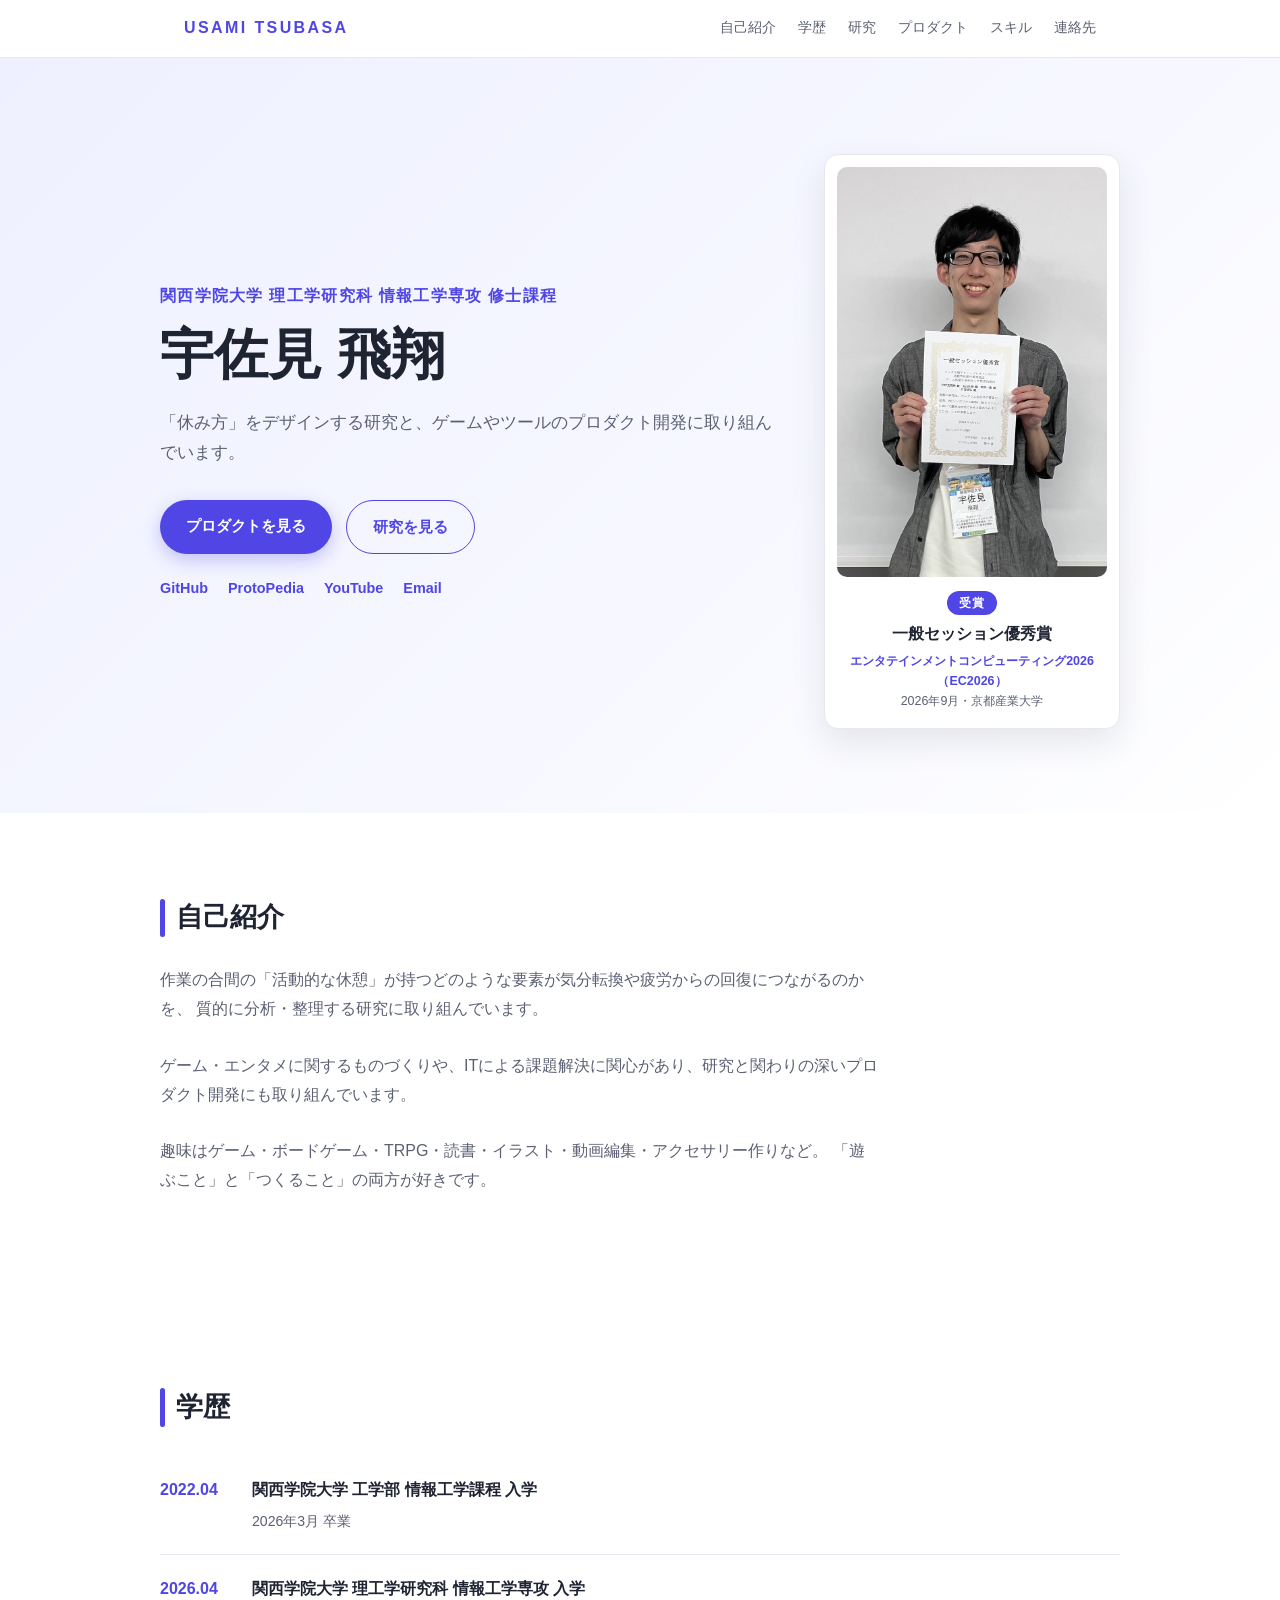
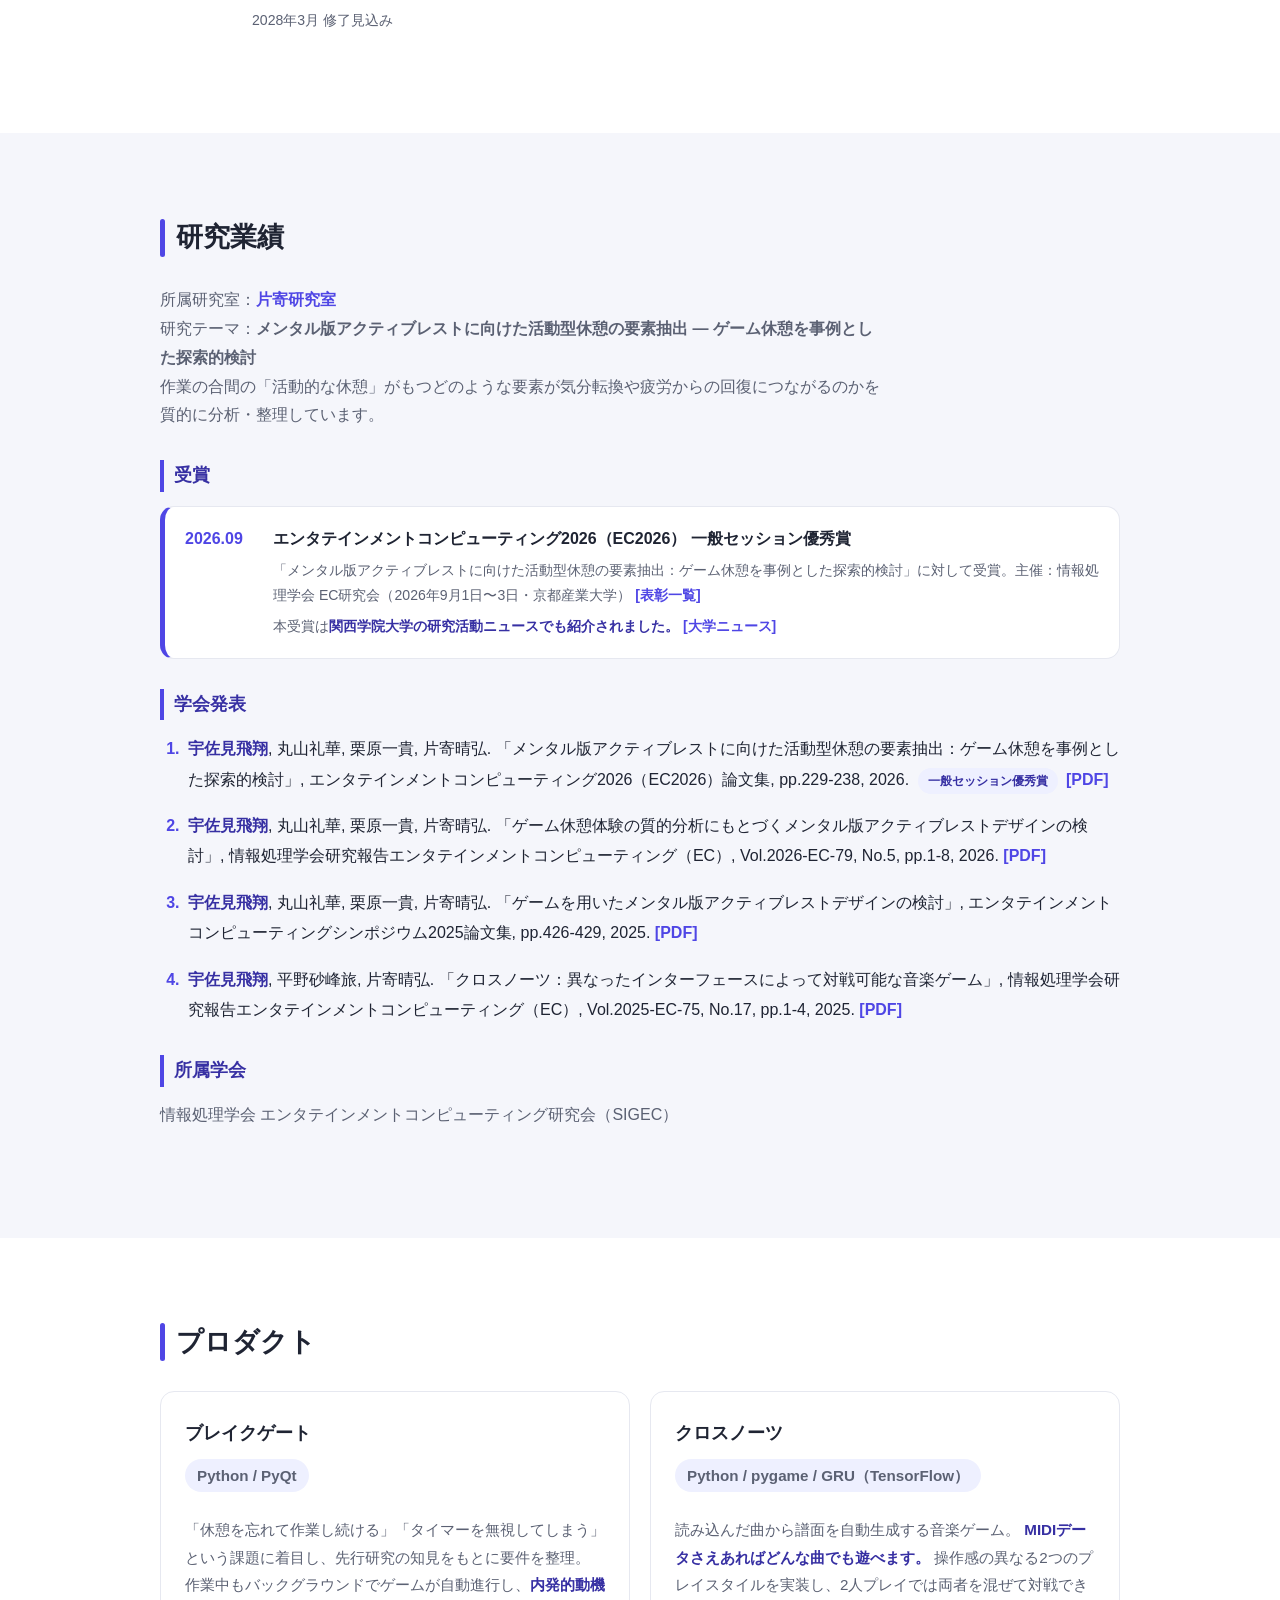
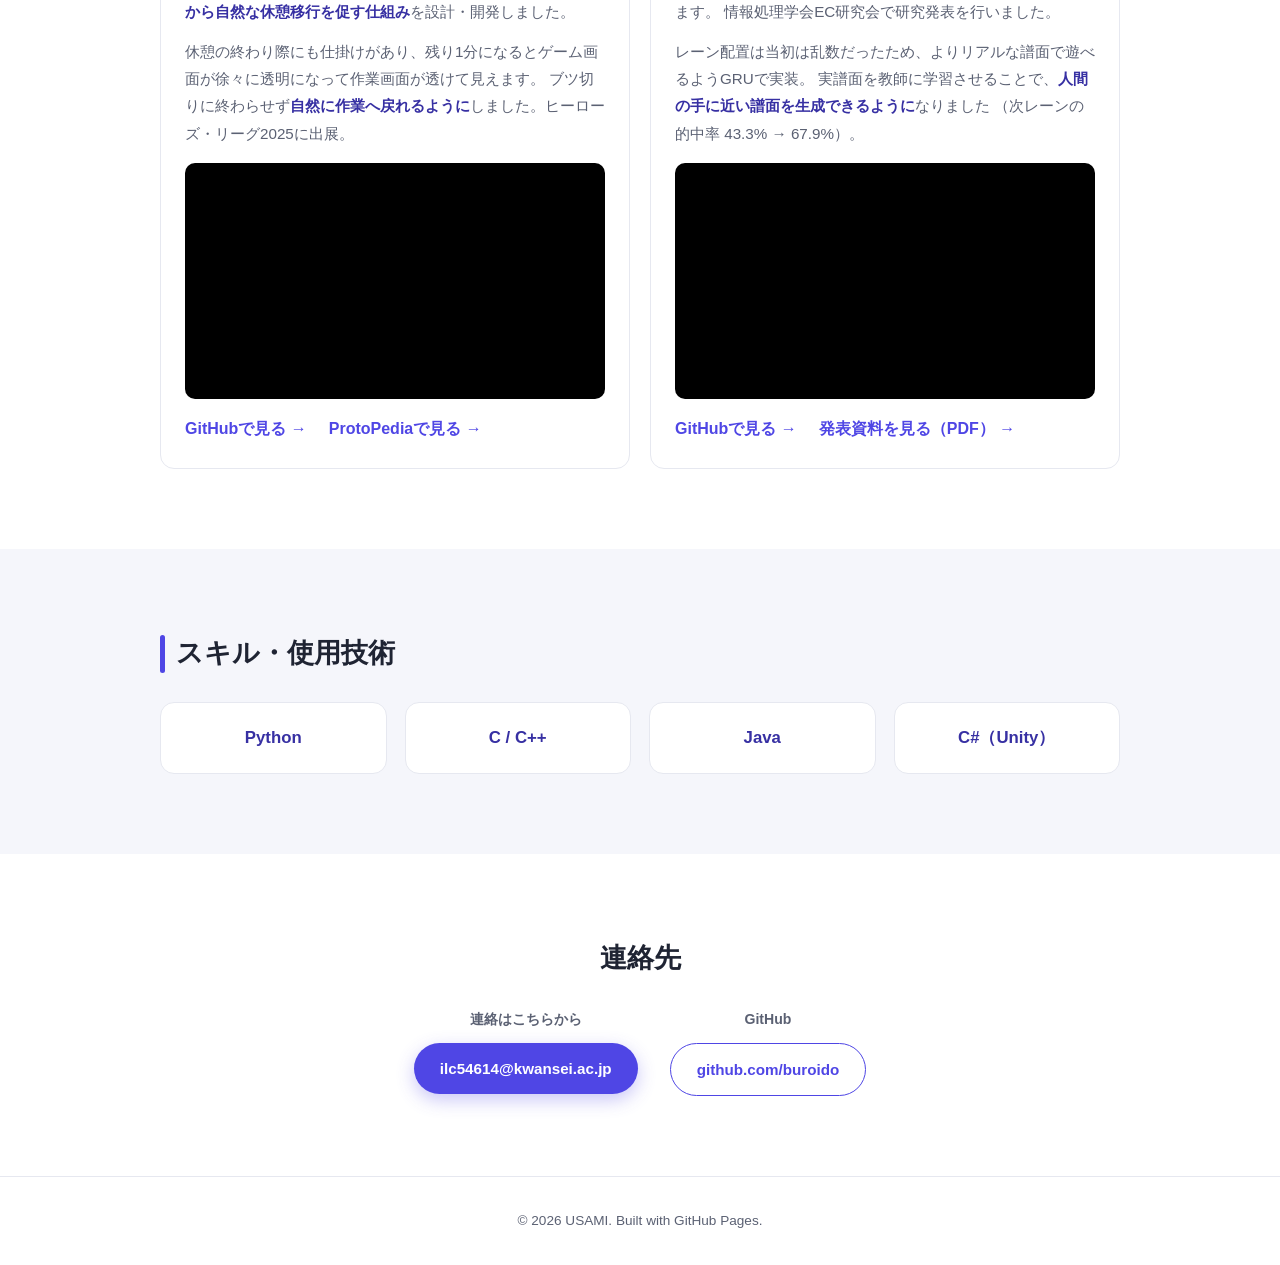
<file: index.html>
<!doctype html>
<html lang="ja">
  <head>
    <meta charset="UTF-8" />
    <meta name="viewport" content="width=device-width, initial-scale=1.0" />
    <title>USAMI TSUBASA</title>
    <meta
      name="description"
      content="情報系大学院生のポートフォリオ。研究（活動的な休憩の効果要因分析）・プロダクト開発・スキルを紹介します。"
    />
    <link rel="stylesheet" href="style.css" />
  </head>
  <body>
    <!-- ===== ナビ ===== -->
    <header class="nav">
      <div class="nav__inner">
        <a href="#top" class="nav__logo">USAMI TSUBASA</a>
        <nav class="nav__links">
          <a href="#about">自己紹介</a>
          <a href="#education">学歴</a>
          <a href="#research">研究</a>
          <a href="#products">プロダクト</a>
          <a href="#skills">スキル</a>
          <a href="#contact">連絡先</a>
        </nav>
      </div>
    </header>

    <!-- ===== ヒーロー ===== -->
    <section id="top" class="hero">
      <div class="hero__inner">
        <div class="hero__main">
          <p class="hero__eyebrow">
            関西学院大学 理工学研究科 情報工学専攻 修士課程
          </p>
          <h1 class="hero__title">宇佐見 飛翔</h1>
          <p class="hero__lead">
            「休み方」をデザインする研究と、ゲームやツールのプロダクト開発に取り組んでいます。<br />
          </p>
          <div class="hero__cta">
            <a class="btn btn--primary" href="#products">プロダクトを見る</a>
            <a class="btn btn--ghost" href="#research">研究を見る</a>
          </div>
          <div class="hero__links">
            <a href="https://github.com/buroido" target="_blank" rel="noopener"
              >GitHub</a
            >
            <a
              href="https://protopedia.net/prototype/7729"
              target="_blank"
              rel="noopener"
              >ProtoPedia</a
            >
            <a
              href="https://www.youtube.com/@%E5%AE%87%E4%BD%90%E8%A6%8B%E3%81%A4%E3%81%B0%E3%81%95"
              target="_blank"
              rel="noopener"
              >YouTube</a
            >
            <a href="mailto:ilc54614@kwansei.ac.jp">Email</a>
          </div>
  </div>

        <figure class="hero__award">
          <img
            src="award-ec2026.jpg"
            alt="EC2026 一般セッション優秀賞の賞状を持つ宇佐見飛翔"
            width="800"
            height="1215"
          />
          <figcaption class="hero__award-caption">
            <span class="hero__award-badge">受賞</span>
            <span class="hero__award-name">一般セッション優秀賞</span>
            <span class="hero__award-venue">
              <a
                href="https://ec2026.entcomp.org/award/"
                target="_blank"
                rel="noopener"
                >エンタテインメントコンピューティング2026（EC2026）</a
              ><br />2026年9月・京都産業大学
            </span>
          </figcaption>
        </figure>
      </div>
    </section>

    <main>
      <!-- ===== About ===== -->
      <section id="about" class="section">
        <div class="container">
          <h2 class="section__title">自己紹介</h2>
          <p class="section__text">
            作業の合間の「活動的な休憩」が持つどのような要素が気分転換や疲労からの回復につながるのかを、
            質的に分析・整理する研究に取り組んでいます。
          </p>
          <p class="section__text">
            ゲーム・エンタメに関するものづくりや、ITによる課題解決に関心があり、研究と関わりの深いプロダクト開発にも取り組んでいます。
          </p>
          <p class="section__text">
            趣味はゲーム・ボードゲーム・TRPG・読書・イラスト・動画編集・アクセサリー作りなど。
            「遊ぶこと」と「つくること」の両方が好きです。
          </p>
        </div>
      </section>

      <!-- ===== 学歴 ===== -->
      <section id="education" class="section">
        <div class="container">
          <h2 class="section__title">学歴</h2>
          <ul class="pub">
            <li class="pub__item">
              <span class="pub__year">2022.04</span>
              <div>
                <p class="pub__link">関西学院大学 工学部 情報工学課程 入学</p>
                <p class="pub__venue">2026年3月 卒業</p>
              </div>
            </li>
            <li class="pub__item">
              <span class="pub__year">2026.04</span>
              <div>
                <p class="pub__link">
                  関西学院大学 理工学研究科 情報工学専攻 入学
                </p>
                <p class="pub__venue">2028年3月 修了見込み</p>
              </div>
            </li>
          </ul>
        </div>
      </section>

      <!-- ===== 研究 ===== -->
      <section id="research" class="section section--alt">
        <div class="container">
          <h2 class="section__title">研究業績</h2>
          <p class="section__text">
            所属研究室：<a
              href="https://ist.ksc.kwansei.ac.jp/~katayose/"
              target="_blank"
              rel="noopener"
              >片寄研究室</a
            ><br />
            研究テーマ：<strong
              >メンタル版アクティブレストに向けた活動型休憩の要素抽出 ―
              ゲーム休憩を事例とした探索的検討</strong
            ><br />
            作業の合間の「活動的な休憩」がもつどのような要素が気分転換や疲労からの回復につながるのかを質的に分析・整理しています。
          </p>

          <h3 class="sub__title">受賞</h3>
          <ul class="honor">
            <li class="honor__item">
              <span class="honor__year">2026.09</span>
              <div>
                <p class="honor__name">
                  エンタテインメントコンピューティング2026（EC2026）
                  一般セッション優秀賞
                </p>
                <p class="honor__detail">
                  「メンタル版アクティブレストに向けた活動型休憩の要素抽出：ゲーム休憩を事例とした探索的検討」に対して受賞。主催：情報処理学会
                  EC研究会（2026年9月1日〜3日・京都産業大学）
                  <a
                    href="https://ec2026.entcomp.org/award/"
                    target="_blank"
                    rel="noopener"
                    >[表彰一覧]</a
                  >
                </p>
                <p class="honor__detail">
                  本受賞は<strong>関西学院大学の研究活動ニュースでも紹介されました。</strong>
                  <a
                    href="https://www.kwansei.ac.jp/research-activity/news/03182.html"
                    target="_blank"
                    rel="noopener"
                    >[大学ニュース]</a
                  >
                </p>
              </div>
            </li>
          </ul>

          <h3 class="sub__title">学会発表</h3>
          <ol class="cite">
            <li class="cite__item">
              <span class="cite__authors"
                ><strong>宇佐見飛翔</strong>, 丸山礼華, 栗原一貴, 片寄晴弘</span
              >.
              「メンタル版アクティブレストに向けた活動型休憩の要素抽出：ゲーム休憩を事例とした探索的検討」,
              エンタテインメントコンピューティング2026（EC2026）論文集, pp.229-238,
              2026.
              <span class="cite__award">一般セッション優秀賞</span>
              <a
                class="cite__pdf"
                href="papers/ec2026-sympo.pdf"
                target="_blank"
                rel="noopener"
                >[PDF]</a
              >
            </li>
            <li class="cite__item">
              <span class="cite__authors"
                ><strong>宇佐見飛翔</strong>, 丸山礼華, 栗原一貴, 片寄晴弘</span
              >.
              「ゲーム休憩体験の質的分析にもとづくメンタル版アクティブレストデザインの検討」,
              情報処理学会研究報告エンタテインメントコンピューティング（EC）,
              Vol.2026-EC-79, No.5, pp.1-8, 2026.
              <a
                class="cite__pdf"
                href="papers/ec2026-79.pdf"
                target="_blank"
                rel="noopener"
                >[PDF]</a
              >
            </li>
            <li class="cite__item">
              <span class="cite__authors"
                ><strong>宇佐見飛翔</strong>, 丸山礼華, 栗原一貴, 片寄晴弘</span
              >. 「ゲームを用いたメンタル版アクティブレストデザインの検討」,
              エンタテインメントコンピューティングシンポジウム2025論文集,
              pp.426-429, 2025.
              <a
                class="cite__pdf"
                href="papers/ec2025-sympo.pdf"
                target="_blank"
                rel="noopener"
                >[PDF]</a
              >
            </li>
            <li class="cite__item">
              <span class="cite__authors"
                ><strong>宇佐見飛翔</strong>, 平野砂峰旅, 片寄晴弘</span
              >.
              「クロスノーツ：異なったインターフェースによって対戦可能な音楽ゲーム」,
              情報処理学会研究報告エンタテインメントコンピューティング（EC）,
              Vol.2025-EC-75, No.17, pp.1-4, 2025.
              <a
                class="cite__pdf"
                href="papers/ec2025-75.pdf"
                target="_blank"
                rel="noopener"
                >[PDF]</a
              >
            </li>
          </ol>

          <h3 class="sub__title">所属学会</h3>
          <p class="section__text">
            情報処理学会 エンタテインメントコンピューティング研究会（SIGEC）
          </p>
        </div>
      </section>

      <!-- ===== プロダクト ===== -->
      <section id="products" class="section">
        <div class="container">
          <h2 class="section__title">プロダクト</h2>
          <div class="cards">
            <div class="card card--product">
              <h3 class="card__title">ブレイクゲート</h3>
              <p class="card__tag">Python / PyQt</p>
              <p>
                「休憩を忘れて作業し続ける」「タイマーを無視してしまう」という課題に着目し、先行研究の知見をもとに要件を整理。
                作業中もバックグラウンドでゲームが自動進行し、<strong>内発的動機から自然な休憩移行を促す仕組み</strong>を設計・開発しました。
              </p>
              <p>
                休憩の終わり際にも仕掛けがあり、残り1分になるとゲーム画面が徐々に透明になって作業画面が透けて見えます。
                ブツ切りに終わらせず<strong>自然に作業へ戻れるように</strong>しました。ヒーローズ・リーグ2025に出展。
              </p>
              <div class="video">
                <iframe
                  src="https://www.youtube.com/embed/J63iC3cDdlc"
                  title="ブレイクゲート デモ動画"
                  loading="lazy"
                  allow="accelerometer; autoplay; clipboard-write; encrypted-media; gyroscope; picture-in-picture"
                  allowfullscreen
                ></iframe>
              </div>
              <div class="card__links">
                <a
                  class="card__link"
                  href="https://github.com/buroido/breakgate"
                  target="_blank"
                  rel="noopener"
                >
                  GitHubで見る →
                </a>
                <a
                  class="card__link"
                  href="https://protopedia.net/prototype/7729"
                  target="_blank"
                  rel="noopener"
                >
                  ProtoPediaで見る →
                </a>
              </div>
            </div>
            <div class="card card--product">
              <h3 class="card__title">クロスノーツ</h3>
              <p class="card__tag">Python / pygame / GRU（TensorFlow）</p>
              <p>
                読み込んだ曲から譜面を自動生成する音楽ゲーム。
                <strong>MIDIデータさえあればどんな曲でも遊べます。</strong>
                操作感の異なる2つのプレイスタイルを実装し、2人プレイでは両者を混ぜて対戦できます。
                情報処理学会EC研究会で研究発表を行いました。
              </p>
              <p>
                レーン配置は当初は乱数だったため、よりリアルな譜面で遊べるようGRUで実装。
                実譜面を教師に学習させることで、<strong>人間の手に近い譜面を生成できるように</strong>なりました
                （次レーンの的中率 43.3% → 67.9%）。
              </p>
              <div class="video">
                <iframe
                  src="https://www.youtube.com/embed/Ce_YUEbF37Q"
                  title="クロスノーツ デモ動画"
                  loading="lazy"
                  allow="accelerometer; autoplay; clipboard-write; encrypted-media; gyroscope; picture-in-picture"
                  allowfullscreen
                ></iframe>
              </div>
              <div class="card__links">
                <a
                  class="card__link"
                  href="https://github.com/buroido/cross-notes"
                  target="_blank"
                  rel="noopener"
                >
                  GitHubで見る →
                </a>
                <a
                  class="card__link"
                  href="papers/ec2025-75.pdf"
                  target="_blank"
                  rel="noopener"
                >
                  発表資料を見る（PDF） →
                </a>
              </div>
            </div>
          </div>
        </div>
      </section>

      <!-- ===== スキル ===== -->
      <section id="skills" class="section section--alt">
        <div class="container">
          <h2 class="section__title">スキル・使用技術</h2>
          <div class="skills">
            <div class="skill">
              <h3>Python</h3>
            </div>
            <div class="skill">
              <h3>C / C++</h3>
            </div>
            <div class="skill">
              <h3>Java</h3>
            </div>
            <div class="skill">
              <h3>C#（Unity）</h3>
            </div>
          </div>
        </div>
      </section>

      <!-- ===== 連絡先 ===== -->
      <section id="contact" class="section">
        <div class="container container--center">
          <h2 class="section__title">連絡先</h2>
          <div class="contact">
            <div class="contact__item">
              <span class="contact__label">連絡はこちらから</span>
              <a class="btn btn--primary" href="mailto:ilc54614@kwansei.ac.jp"
                >ilc54614@kwansei.ac.jp</a
              >
            </div>
            <div class="contact__item">
              <span class="contact__label">GitHub</span>
              <a
                class="btn btn--ghost"
                href="https://github.com/buroido"
                target="_blank"
                rel="noopener"
                >github.com/buroido</a
              >
            </div>
          </div>
        </div>
      </section>
    </main>

    <footer class="footer">
      <p>&copy; 2026 USAMI. Built with GitHub Pages.</p>
    </footer>
  </body>
</html>
</file>
<file: style.css>
/* ===== ベース ===== */
:root {
  --accent: #4f46e5;
  --accent-dark: #3730a3;
  --ink: #1f2433;
  --ink-soft: #5b6173;
  --bg: #ffffff;
  --bg-alt: #f5f6fb;
  --border: #e6e8f0;
  --radius: 14px;
  --max: 960px;
}

* { box-sizing: border-box; margin: 0; padding: 0; }

html { scroll-behavior: smooth; }

body {
  font-family: -apple-system, BlinkMacSystemFont, "Segoe UI", "Hiragino Sans",
    "Hiragino Kaku Gothic ProN", "Noto Sans JP", "游ゴシック", Meiryo, sans-serif;
  color: var(--ink);
  background: var(--bg);
  line-height: 1.8;
  -webkit-font-smoothing: antialiased;
}

a { color: inherit; text-decoration: none; }

/* ===== ナビ ===== */
.nav {
  position: sticky;
  top: 0;
  z-index: 50;
  background: rgba(255, 255, 255, 0.85);
  backdrop-filter: blur(10px);
  border-bottom: 1px solid var(--border);
}
.nav__inner {
  max-width: var(--max);
  margin: 0 auto;
  padding: 14px 24px;
  display: flex;
  align-items: center;
  justify-content: space-between;
}
.nav__logo {
  font-weight: 800;
  letter-spacing: 0.15em;
  color: var(--accent);
}
.nav__links { display: flex; gap: 22px; flex-wrap: wrap; }
.nav__links a {
  font-size: 0.9rem;
  color: var(--ink-soft);
  transition: color 0.2s;
}
.nav__links a:hover { color: var(--accent); }

/* ===== ヒーロー ===== */
.hero {
  background: linear-gradient(135deg, #eef0ff 0%, #f7f8ff 60%, #ffffff 100%);
  padding: 96px 24px 84px;
}
.hero__inner {
  max-width: var(--max);
  margin: 0 auto;
  display: grid;
  grid-template-columns: minmax(0, 1fr) 296px;
  gap: 48px;
  align-items: center;
}
@media (max-width: 880px) {
  .hero__inner { grid-template-columns: 1fr; gap: 36px; }
}
.hero__eyebrow {
  color: var(--accent);
  font-weight: 700;
  letter-spacing: 0.08em;
  margin-bottom: 12px;
}
.hero__title {
  font-size: clamp(2.2rem, 6vw, 3.4rem);
  line-height: 1.2;
  margin-bottom: 20px;
}
.hero__lead { color: var(--ink-soft); font-size: 1.05rem; max-width: 640px; }
.hero__cta { display: flex; gap: 14px; margin-top: 32px; flex-wrap: wrap; }

/* ===== ボタン ===== */
.btn {
  display: inline-block;
  padding: 12px 26px;
  border-radius: 999px;
  font-weight: 700;
  font-size: 0.95rem;
  transition: transform 0.15s, box-shadow 0.2s, background 0.2s;
}
.btn--primary {
  background: var(--accent);
  color: #fff;
  box-shadow: 0 6px 18px rgba(79, 70, 229, 0.3);
}
.btn--primary:hover { background: var(--accent-dark); transform: translateY(-2px); }
.btn--ghost { border: 1.5px solid var(--accent); color: var(--accent); }
.btn--ghost:hover { background: var(--accent); color: #fff; transform: translateY(-2px); }

/* ===== セクション ===== */
.section { padding: 80px 24px; }
.section--alt { background: var(--bg-alt); }
.container { max-width: var(--max); margin: 0 auto; }
.container--center { text-align: center; }
.section__title {
  font-size: 1.7rem;
  margin-bottom: 24px;
  position: relative;
  padding-left: 16px;
}
.section__title::before {
  content: "";
  position: absolute;
  left: 0; top: 50%;
  transform: translateY(-50%);
  width: 5px; height: 1.4em;
  background: var(--accent);
  border-radius: 4px;
}
.container--center .section__title { padding-left: 0; }
.container--center .section__title::before { display: none; }
.section__text { color: var(--ink-soft); margin-bottom: 28px; max-width: 720px; }
.section__text a { color: var(--accent); font-weight: 700; }
.section__text a:hover { text-decoration: underline; }
.container--center .section__text { margin-left: auto; margin-right: auto; }

/* ===== カード ===== */
.cards {
  display: grid;
  grid-template-columns: repeat(auto-fit, minmax(240px, 1fr));
  gap: 20px;
}
.card {
  background: #fff;
  border: 1px solid var(--border);
  border-radius: var(--radius);
  padding: 24px;
  transition: transform 0.15s, box-shadow 0.2s;
}
.card:hover { transform: translateY(-4px); box-shadow: 0 12px 28px rgba(31, 36, 51, 0.08); }
.card__title { font-size: 1.15rem; margin-bottom: 10px; }
.card__tag {
  display: inline-block;
  font-size: 0.78rem;
  font-weight: 700;
  color: var(--accent);
  background: #eef0ff;
  padding: 3px 12px;
  border-radius: 999px;
  margin-bottom: 12px;
}
.card--product p { color: var(--ink-soft); font-size: 0.95rem; }
.video {
  position: relative;
  width: 100%;
  aspect-ratio: 16 / 9;
  margin: 16px 0;
  border-radius: 10px;
  overflow: hidden;
  background: #000;
}
.video iframe {
  position: absolute;
  inset: 0;
  width: 100%;
  height: 100%;
  border: 0;
}
.card__link {
  display: inline-block;
  margin-top: 14px;
  font-weight: 700;
  color: var(--accent);
}
.card__link:hover { color: var(--accent-dark); }
.card__links {
  display: flex;
  flex-wrap: wrap;
  gap: 6px 22px;
  margin-top: 14px;
}
.card__links .card__link { margin-top: 0; }
.card--product p + p { margin-top: 12px; }
.card--product strong { color: var(--accent-dark); }

/* ===== 発表リスト ===== */
.pub { list-style: none; }
.pub__item {
  display: flex;
  gap: 20px;
  padding: 20px 0;
  border-bottom: 1px solid var(--border);
}
.pub__item:last-child { border-bottom: none; }
.pub__year {
  flex: 0 0 72px;
  font-weight: 800;
  color: var(--accent);
}
.pub__link { font-weight: 700; }
.pub__link:hover { color: var(--accent); text-decoration: underline; }
.pub__venue { color: var(--ink-soft); font-size: 0.88rem; margin-top: 4px; }

/* ===== サブ見出し ===== */
.sub__title {
  font-size: 1.1rem;
  margin: 30px 0 14px;
  color: var(--accent-dark);
  border-left: 4px solid var(--accent);
  padding-left: 10px;
}

/* ===== 業績（学術形式） ===== */
.cite {
  list-style: decimal;
  padding-left: 1.5em;
}
.cite__item {
  margin-bottom: 16px;
  line-height: 1.9;
  color: var(--ink);
  padding-left: 4px;
}
.cite__item::marker {
  color: var(--accent);
  font-weight: 700;
}
.cite__authors { font-weight: 400; }
.cite__authors strong { color: var(--accent-dark); }
.cite__pdf {
  color: var(--accent);
  font-weight: 700;
  white-space: nowrap;
}
.cite__pdf:hover { text-decoration: underline; }

/* ===== ヒーローのリンク集 ===== */
.hero__links {
  display: flex;
  gap: 20px;
  margin-top: 22px;
  flex-wrap: wrap;
}
.hero__links a {
  color: var(--accent);
  font-weight: 700;
  font-size: 0.9rem;
}
.hero__links a:hover { text-decoration: underline; }

/* ===== スキル ===== */
.skills {
  display: grid;
  grid-template-columns: repeat(4, 1fr);
  gap: 18px;
}
@media (max-width: 760px) {
  .skills { grid-template-columns: repeat(2, 1fr); }
}
@media (max-width: 460px) {
  .skills { grid-template-columns: 1fr; }
}
.skill {
  background: #fff;
  border: 1px solid var(--border);
  border-radius: var(--radius);
  padding: 20px 22px;
  text-align: center;
}
.skill h3 { font-size: 1.05rem; color: var(--accent-dark); }

/* ===== 連絡先 ===== */
.contact {
  display: flex;
  justify-content: center;
  gap: 32px;
  flex-wrap: wrap;
  margin-top: 24px;
}
.contact__item {
  display: flex;
  flex-direction: column;
  align-items: center;
  gap: 10px;
}
.contact__label {
  font-size: 0.88rem;
  font-weight: 700;
  color: var(--ink-soft);
}

/* ===== フッター ===== */
.footer {
  text-align: center;
  padding: 32px 24px;
  color: var(--ink-soft);
  font-size: 0.85rem;
  border-top: 1px solid var(--border);
}

/* ===== ヒーローの受賞カード ===== */
.hero__award {
  background: #fff;
  border: 1px solid var(--border);
  border-radius: var(--radius);
  padding: 12px 12px 16px;
  box-shadow: 0 14px 34px rgba(31, 36, 51, 0.1);
  width: 100%;
  max-width: 296px;
}
@media (max-width: 880px) {
  .hero__award { margin: 0 auto; }
}
.hero__award img {
  display: block;
  width: 100%;
  height: auto;
  border-radius: 10px;
}
.hero__award-caption {
  display: flex;
  flex-direction: column;
  align-items: center;
  gap: 6px;
  margin-top: 14px;
  text-align: center;
  line-height: 1.6;
}
.hero__award-badge {
  font-size: 0.72rem;
  font-weight: 800;
  letter-spacing: 0.12em;
  color: #fff;
  background: var(--accent);
  padding: 3px 12px;
  border-radius: 999px;
}
.hero__award-name { font-weight: 800; font-size: 0.98rem; }
.hero__award-venue { font-size: 0.78rem; color: var(--ink-soft); }
.hero__award-venue a { color: var(--accent); font-weight: 700; }
.hero__award-venue a:hover { text-decoration: underline; }

/* ===== 受賞リスト ===== */
.honor { list-style: none; margin-bottom: 8px; }
.honor__item {
  display: flex;
  gap: 20px;
  padding: 18px 20px;
  background: #fff;
  border: 1px solid var(--border);
  border-left: 5px solid var(--accent);
  border-radius: var(--radius);
}
.honor__year { flex: 0 0 68px; font-weight: 800; color: var(--accent); }
.honor__name { font-weight: 700; }
.honor__detail { color: var(--ink-soft); font-size: 0.88rem; margin-top: 4px; }
.honor__detail a { color: var(--accent); font-weight: 700; white-space: nowrap; }
.honor__detail a:hover { text-decoration: underline; }
@media (max-width: 600px) {
  .honor__item { flex-direction: column; gap: 4px; }
}

/* 業績リスト内の受賞ラベル */
.cite__award {
  display: inline-block;
  font-size: 0.75rem;
  font-weight: 800;
  color: var(--accent-dark);
  background: #eef0ff;
  padding: 2px 10px;
  border-radius: 999px;
  margin: 0 4px;
  white-space: nowrap;
}

/* ===== レスポンシブ ===== */
@media (max-width: 600px) {
  .nav__inner { flex-direction: column; gap: 10px; }
  .pub__item { flex-direction: column; gap: 4px; }
  .hero { padding: 64px 20px 56px; }
  .section { padding: 56px 20px; }
}

.honor__detail + .honor__detail { margin-top: 6px; }
.honor__detail strong { color: var(--accent-dark); }
</file>
